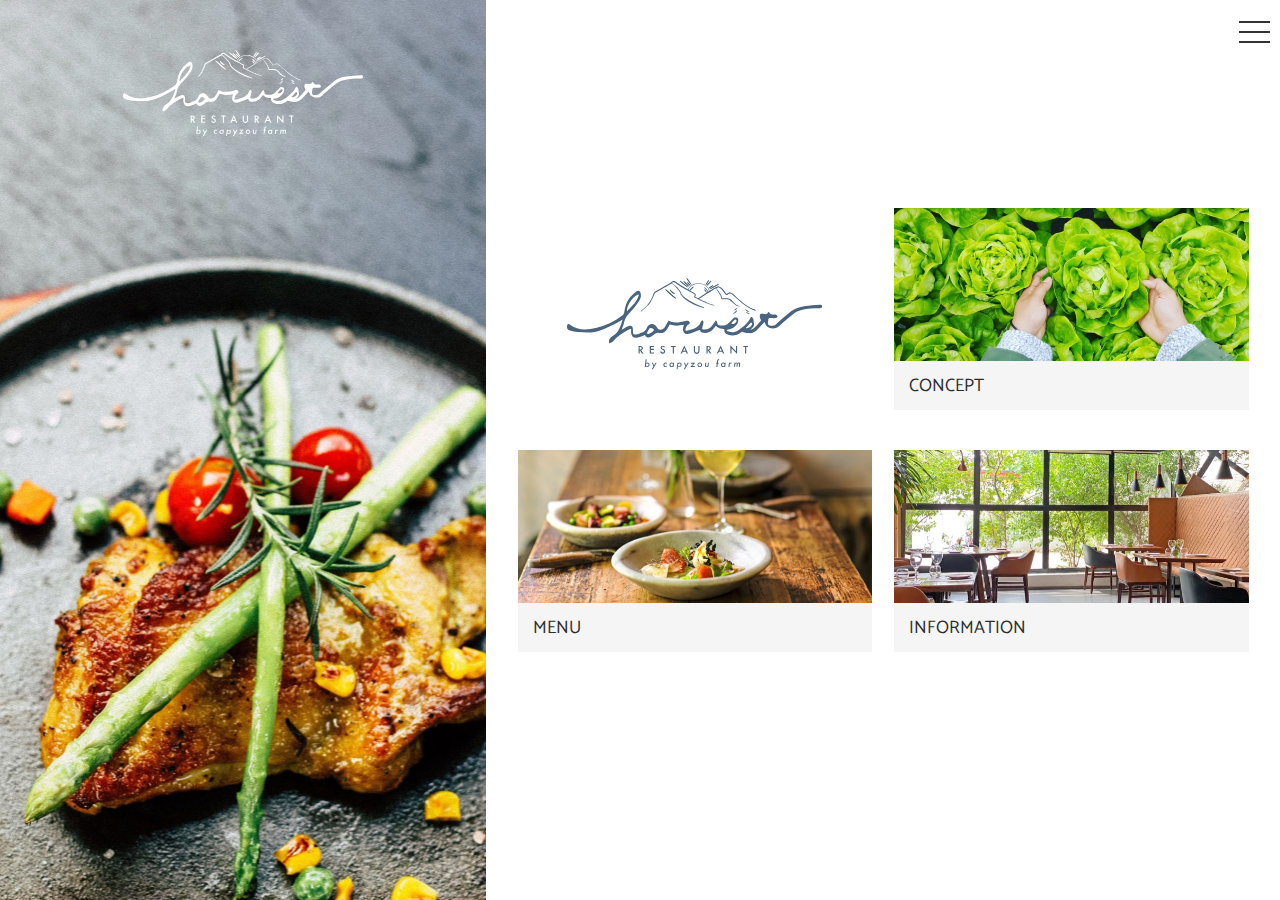
<file: index.html>
<!DOCTYPE html>
<html lang="ja">
  <head>
    <meta charset="UTF-8">
    <meta name="viewport" content="width=device-width,initial-scale=1">
    <link rel="stylesheet" href="css/reset.css">
    <link rel="preconnect" href="https://fonts.gstatic.com">
    <link rel="stylesheet" href="https://fonts.googleapis.com/css2?family=Catamaran:wght@400;700&family=Noto+Sans+JP:wght@400;700&display=swap">
    <link rel="stylesheet" href="css/style.css">
    <link rel="icon" href="images/favicon.svg" type="image/svg+xml">
    <link rel="icon" alternate href="images/favicon.png" type="image/png">
    <meta property="og:type" content="website">
    <meta property="og:url" content="https://example.com/">
    <meta property="og:site_name" content="Harvest Restaurant">
    <meta property="og:title" content="Harvest Restaurant">
    <meta property="og:description" content="山の中にひっそり佇む隠れ家レストラン">
    <meta property="og:image" content="https://example.com/images/ogp.png">
    <meta property="og:image:alt" content="Harvest Restaurant">
    <meta property="og:image:width" content="1200">
    <meta property="og:image:height" content="630">
    <title>Harvest Restaurant</title>
  </head>

  <body class="topPage">
    <header>
      <h1>
        <img src="images/top_logo.svg" alt="Harvest Restaurant">
      </h1>
      <nav class="gMenu">
        <input class="menu-btn" type="checkbox" id="menu-btn">
        <label class="menu-icon" for="menu-btn">
          <span class="navicon"></span>
        </label>
        <ul class="menu">
          <li><a href="index.html">home</a></li>
          <li><a href="concept.html">concept</a></li>
          <li><a href="menu.html">menu</a></li>
          <li><a href="info.html">info</a></li>
        </ul>
      </nav>
    </header>
    <main>
      <ul class="linkList">
        <li>
          <a href="concept.html">
            <img src="images/top_ph01.jpg" alt="">
            <span>CONCEPT</span>
          </a>
        </li>
        <li>
          <a href="menu.html">
            <img src="images/top_ph02.jpg" alt="">
            <span>MENU</span>
          </a>
        </li>
        <li>
          <a href="info.html">
            <img src="images/top_ph03.jpg" alt="">
            <span>INFORMATION</span>
          </a>
        </li>
      </ul>
    </main>
  </body>
</html>
</file>
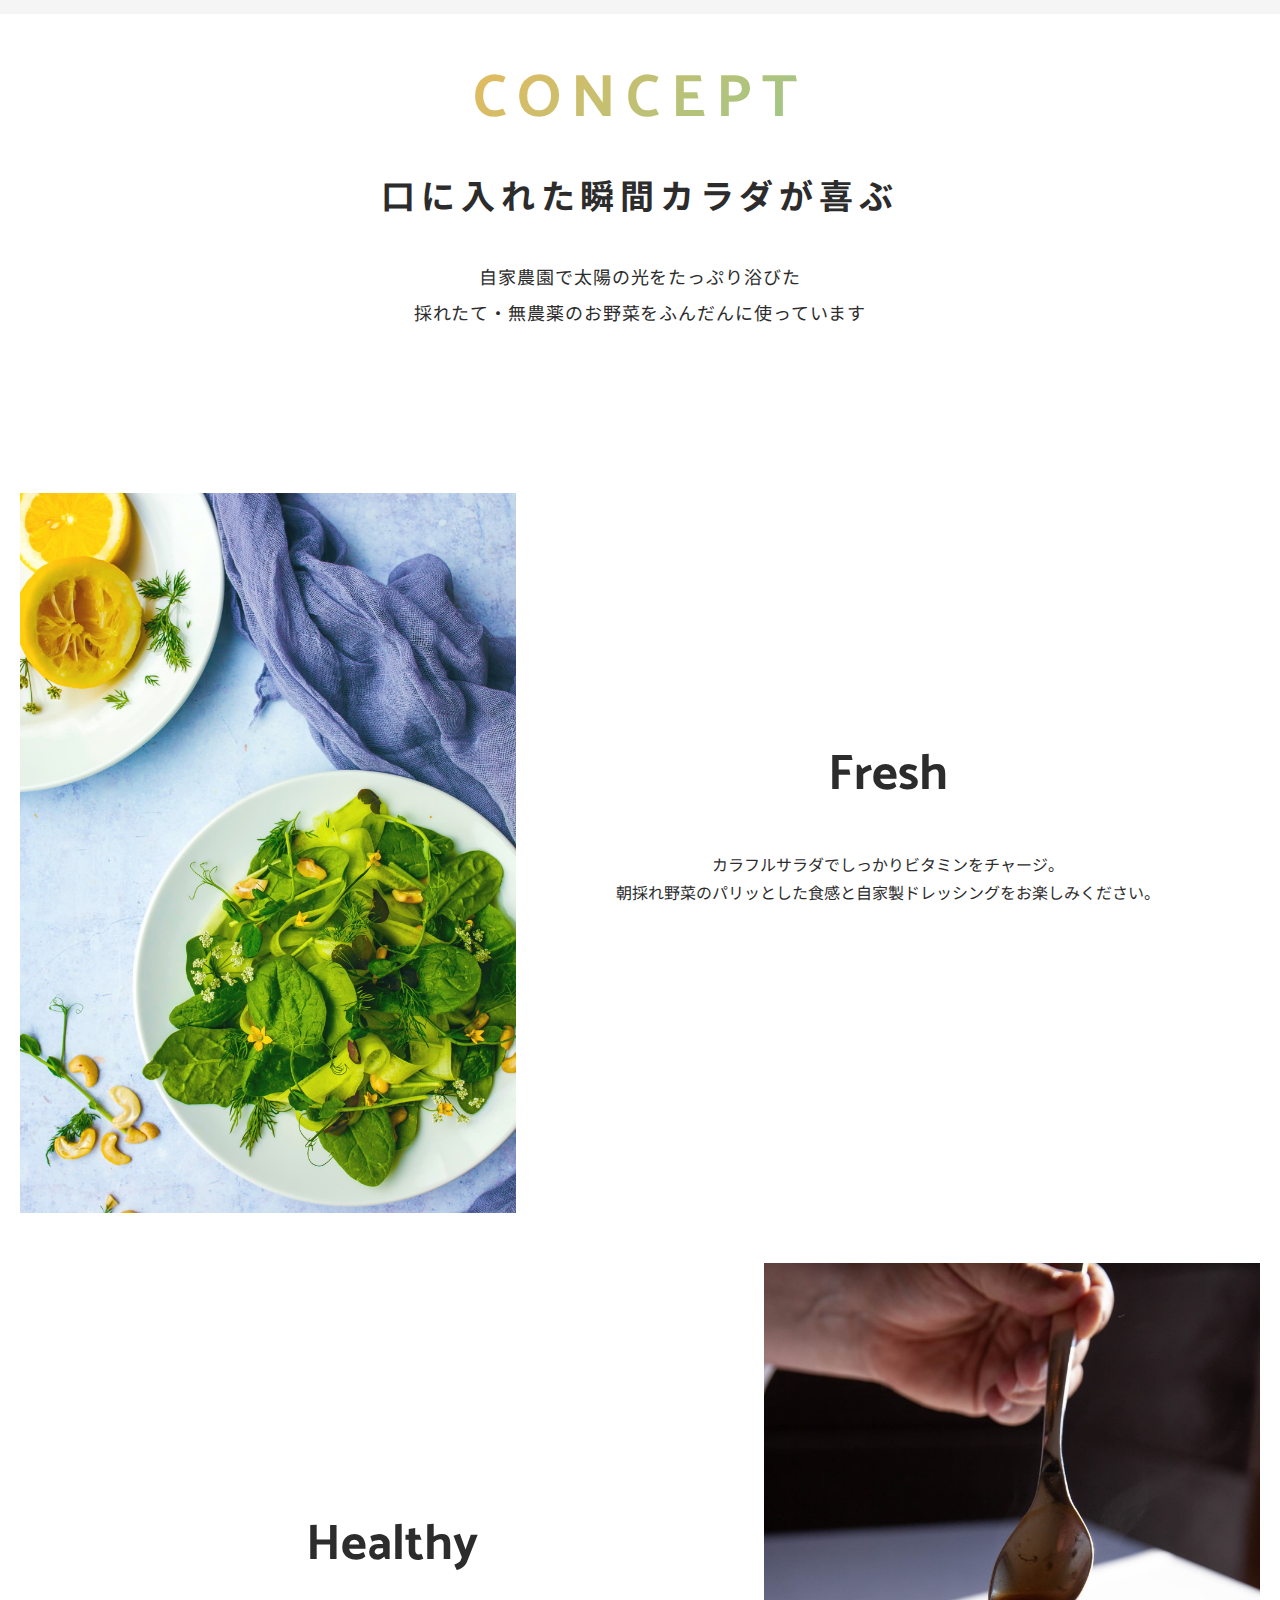
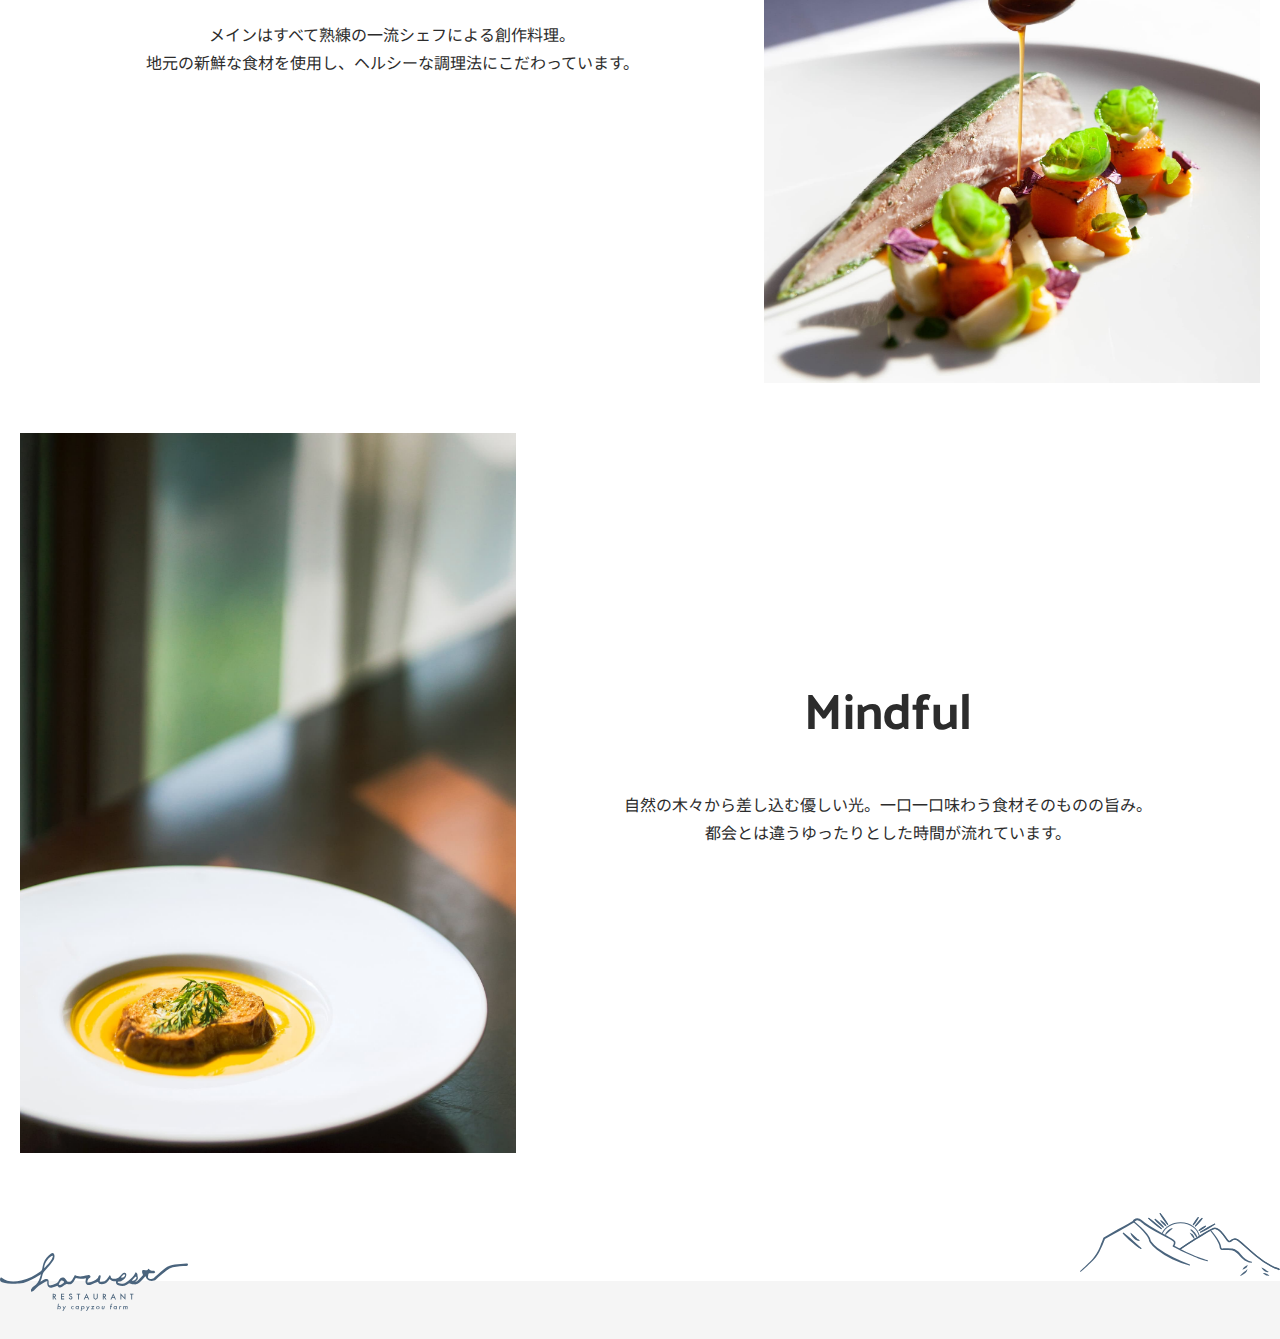
<file: concept.html>
<!DOCTYPE html>
<html lang="ja">
  <head>
    <meta charset="UTF-8">
    <meta name="viewport" content="width=device-width,initial-scale=1">
    <link rel="stylesheet" href="css/reset.css">
    <link rel="preconnect" href="https://fonts.gstatic.com">
    <link rel="stylesheet" href="https://fonts.googleapis.com/css2?family=Catamaran:wght@400;700&family=Noto+Sans+JP:wght@400;700&display=swap">
    <link rel="stylesheet" href="css/style.css">
    <title>CONCEPT | Harvest Restaurant</title>
  </head>
  <body class="subPage">
    <header>
      <h1><span>concept</span></h1>
    </header>
    <main>
      <section>
        <h2>口に入れた瞬間<br class="onlySP">カラダが喜ぶ</h2>
        <p class="lead">
          自家農園で太陽の光をたっぷり浴びた<br>
          採れたて・無農薬のお野菜をふんだんに使っています
        </p>
        <section class="conceptDetailSec">
          <h3>Fresh</h3>
          <p class="photo"><img src="images/concept_ph01.jpg" alt=""></p>
          <p class="text">
            カラフルサラダでしっかりビタミンをチャージ。<br>
            朝採れ野菜のパリッとした食感と自家製ドレッシングをお楽しみください。
          </p>
        </section>
        <section class="conceptDetailSec reverse">
          <h3>Healthy</h3>
          <p class="photo"><img src="images/concept_ph02.jpg" alt=""></p>
          <p class="text">
            メインはすべて熟練の一流シェフによる創作料理。<br>
            地元の新鮮な食材を使用し、ヘルシーな調理法にこだわっています。
          </p>
        </section>
        <section class="conceptDetailSec">
          <h3>Mindful</h3>
          <p class="photo"><img src="images/concept_ph03.jpg" alt=""></p>
          <p class="text">
            自然の木々から差し込む優しい光。一口一口味わう食材そのものの旨み。<br>
            都会とは違うゆったりとした時間が流れています。
          </p>
        </section>
      </section>
    </main>
    <footer>
      <p><img src="images/footer_logo.svg" alt=""></p>
    </footer>
  </body>
</html>
</file>
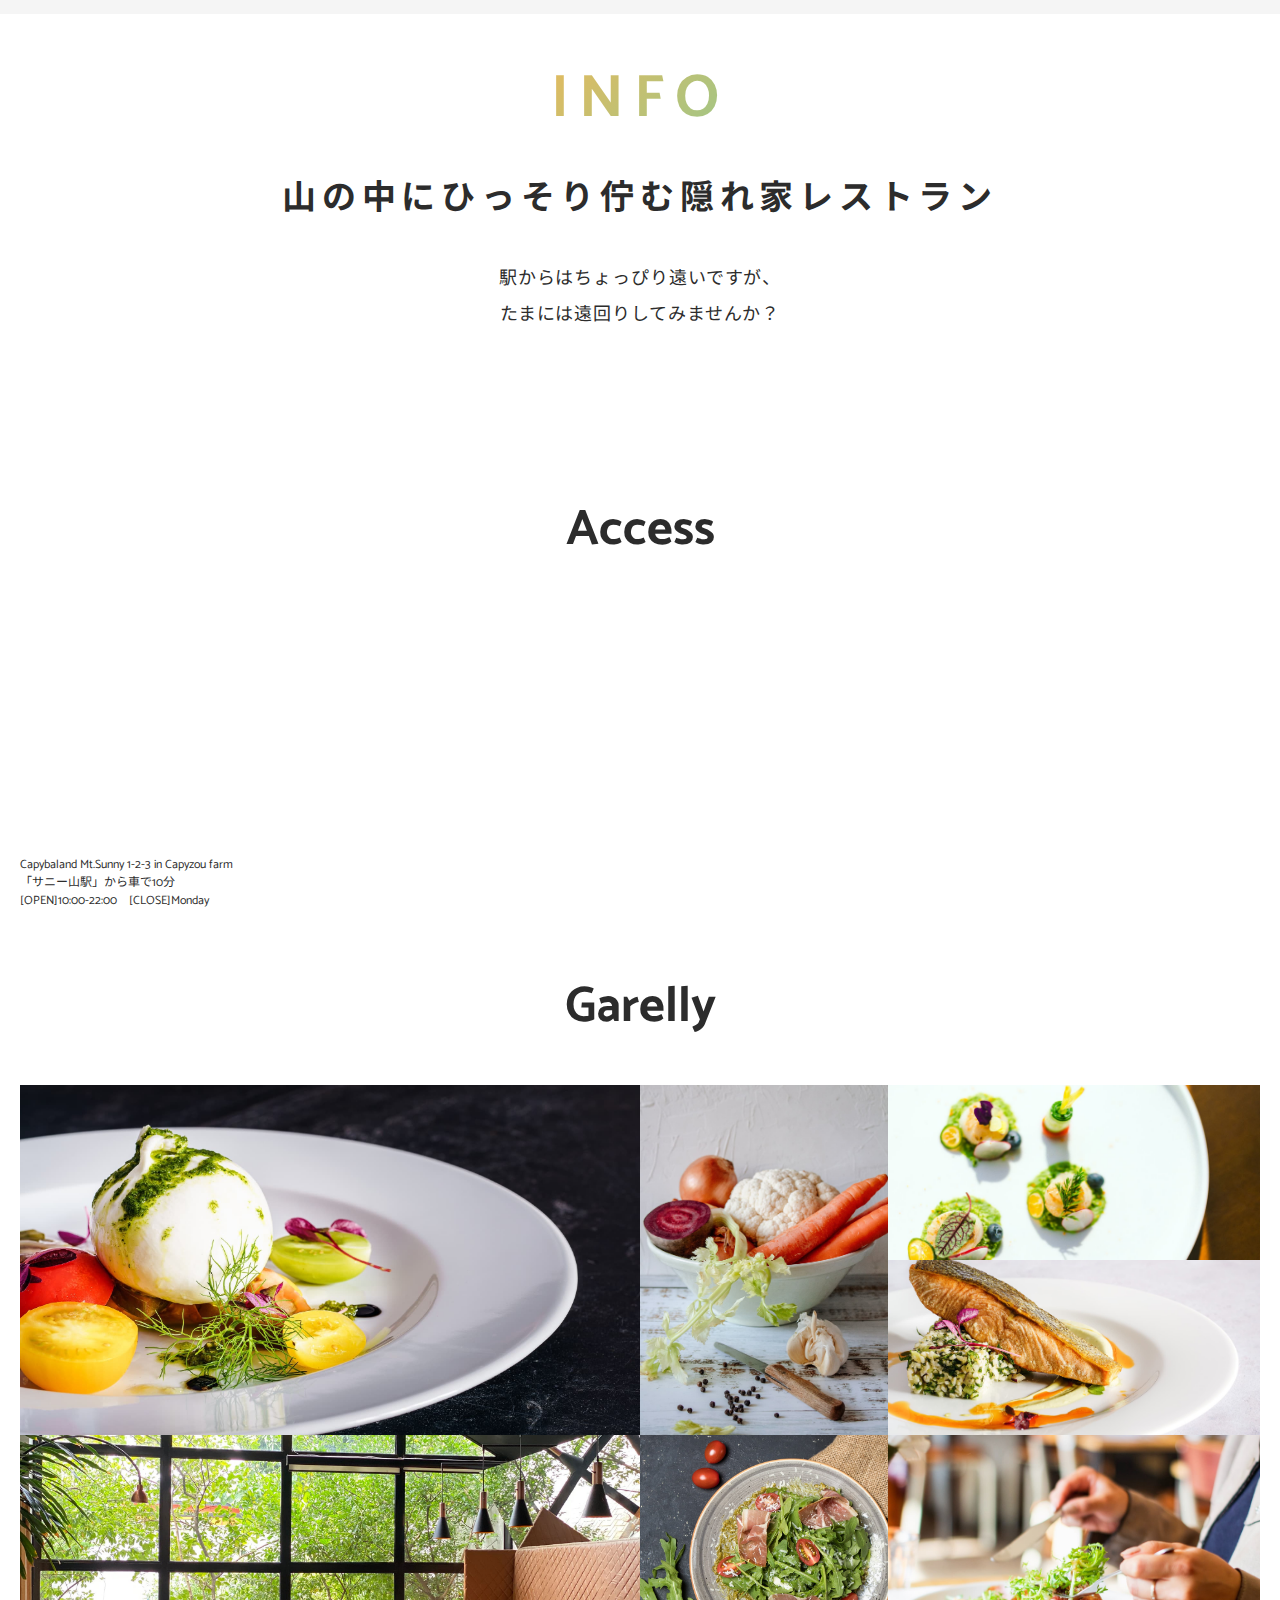
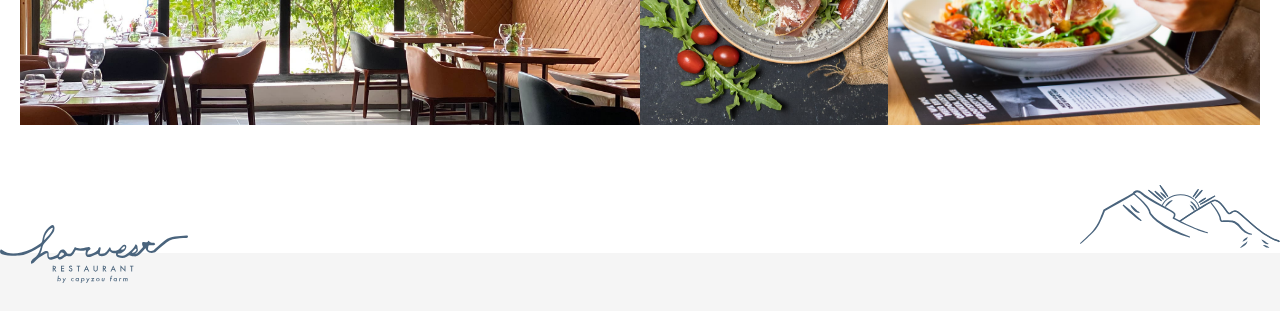
<file: info.html>
<!DOCTYPE html>
<html lang="ja">
  <head>
    <meta charset="UTF-8">
    <meta name="viewport" content="width=device-width,initial-scale=1">
    <link rel="stylesheet" href="css/reset.css">
    <link rel="preconnect" href="https://fonts.gstatic.com">
    <link rel="stylesheet" href="https://fonts.googleapis.com/css2?family=Catamaran:wght@400;700&family=Noto+Sans+JP:wght@400;700&display=swap">
    <link rel="stylesheet" href="css/style.css">
    <title>INFO | Harvest Restaurant</title>
  </head>
  <body class="subPage">
    <header>
      <h1><span>info</span></h1>
    </header>
    <main>
      <section>
        <h2>山の中にひっそり佇む<br class="onlySP">隠れ家レストラン</h2>
        <p class="lead">
          駅からはちょっぴり遠いですが、<br>
          たまには遠回りしてみませんか？
        </p>
        <section>
          <h3>Access</h3>
          <p class="map">
            <iframe src="https://www.google.com/maps/embed?pb=!1m18!1m12!1m3!1d3240.4880045767327!2d139.71676632736305!3d35.68960691683749!2m3!1f0!2f0!3f0!3m2!1i1024!2i768!4f13.1!3m3!1m2!1s0x60188ced8c15a96d%3A0x5c1e99747ec1e94e!2z44ix57-U5rOz56S-!5e0!3m2!1sja!2sjp!4v1678588803414!5m2!1sja!2sjp" width="600" height="450" style="border:0;" allowfullscreen="" loading="lazy" referrerpolicy="no-referrer-when-downgrade"></iframe>
            Capybaland Mt.Sunny 1-2-3 in Capyzou farm<br>
            「サニー山駅」から車で10分<br>
            [OPEN]10:00-22:00　[CLOSE]Monday
          </p>
        </section>
        <section>
          <h3>Garelly</h3>
          <ul class="photoGarelly">
            <li class="item01"><img src="images/info_g01.jpg" alt=""></li>
            <li class="item02"><img src="images/info_g02.jpg" alt=""></li>
            <li class="item03"><img src="images/info_g03.jpg" alt=""></li>
            <li class="item04"><img src="images/info_g04.jpg" alt=""></li>
            <li class="item05"><img src="images/info_g05.jpg" alt=""></li>
            <li class="item06"><img src="images/info_g06.jpg" alt=""></li>
            <li class="item07"><img src="images/info_g07.jpg" alt=""></li>
          </ul>
        </section>
      </section>
    </main>
    <footer>
      <p><img src="images/footer_logo.svg" alt=""></p>
    </footer>
  </body>
</html>
</file>
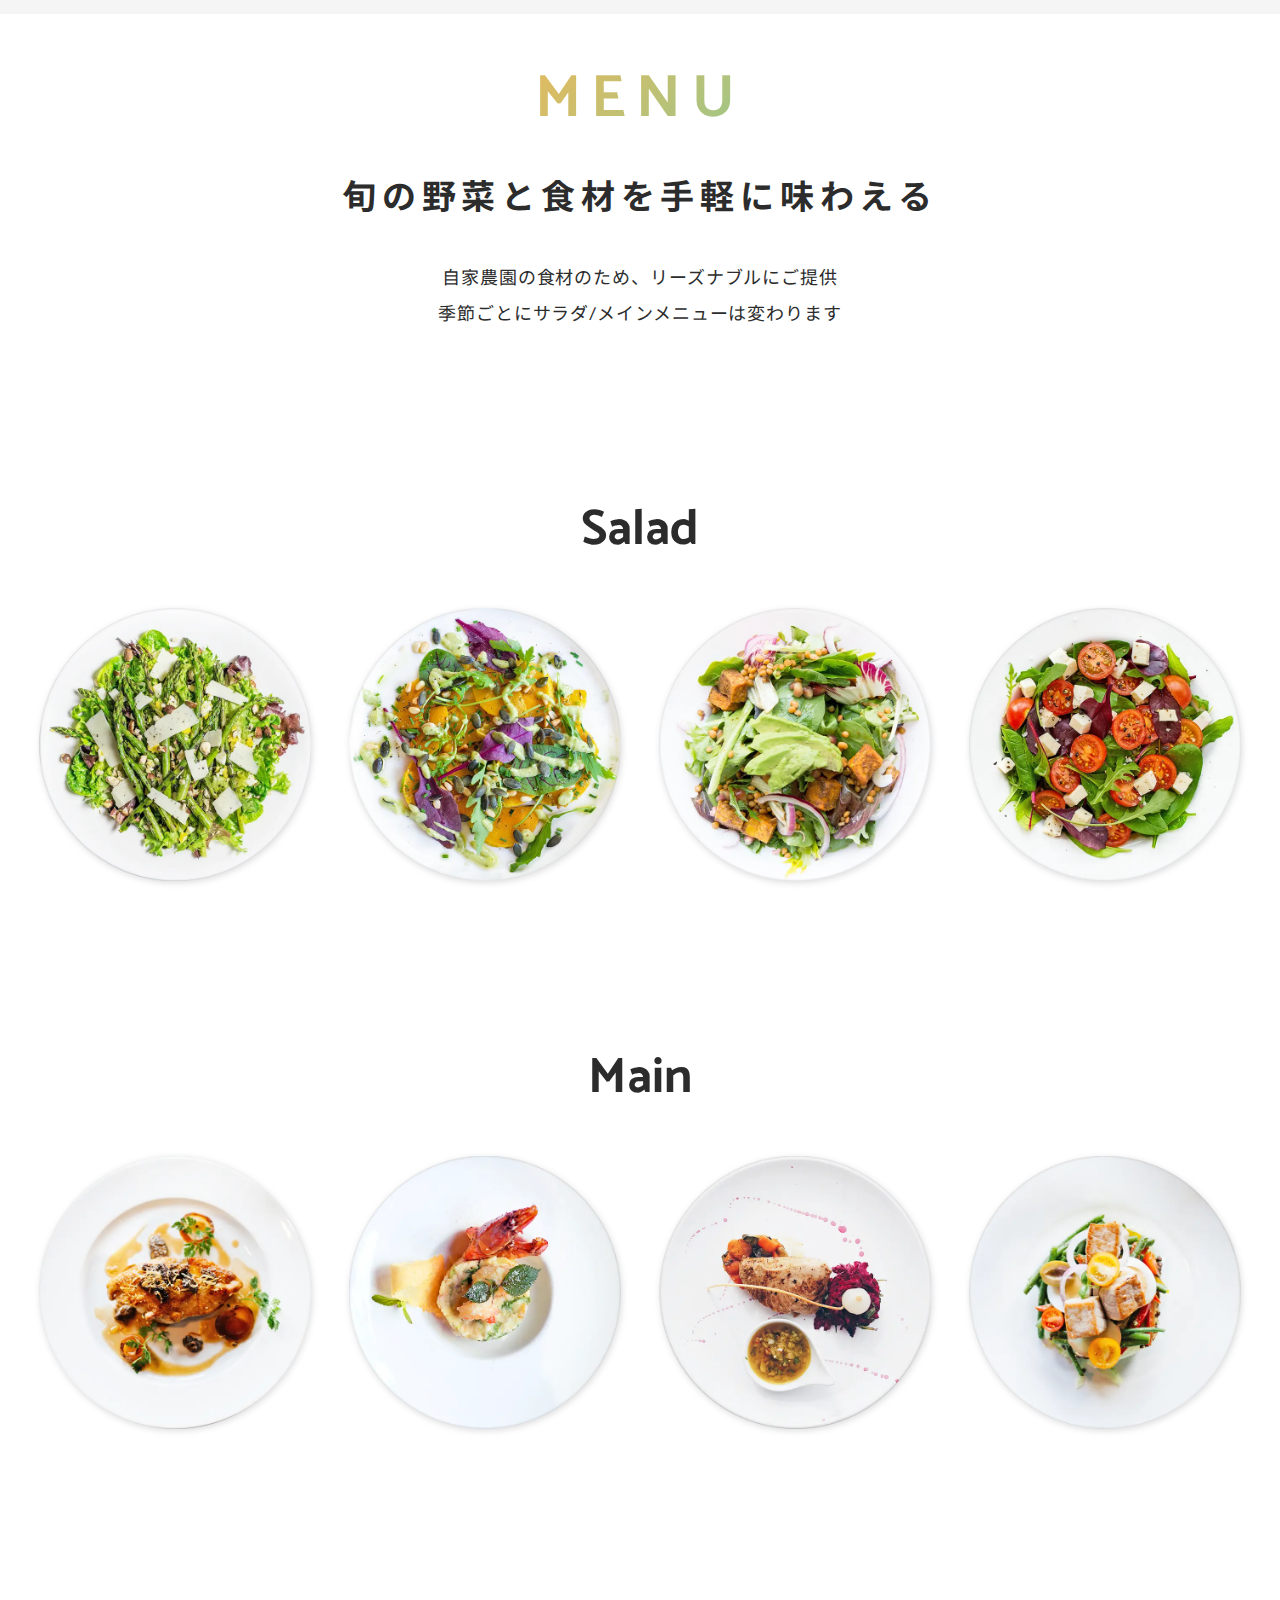
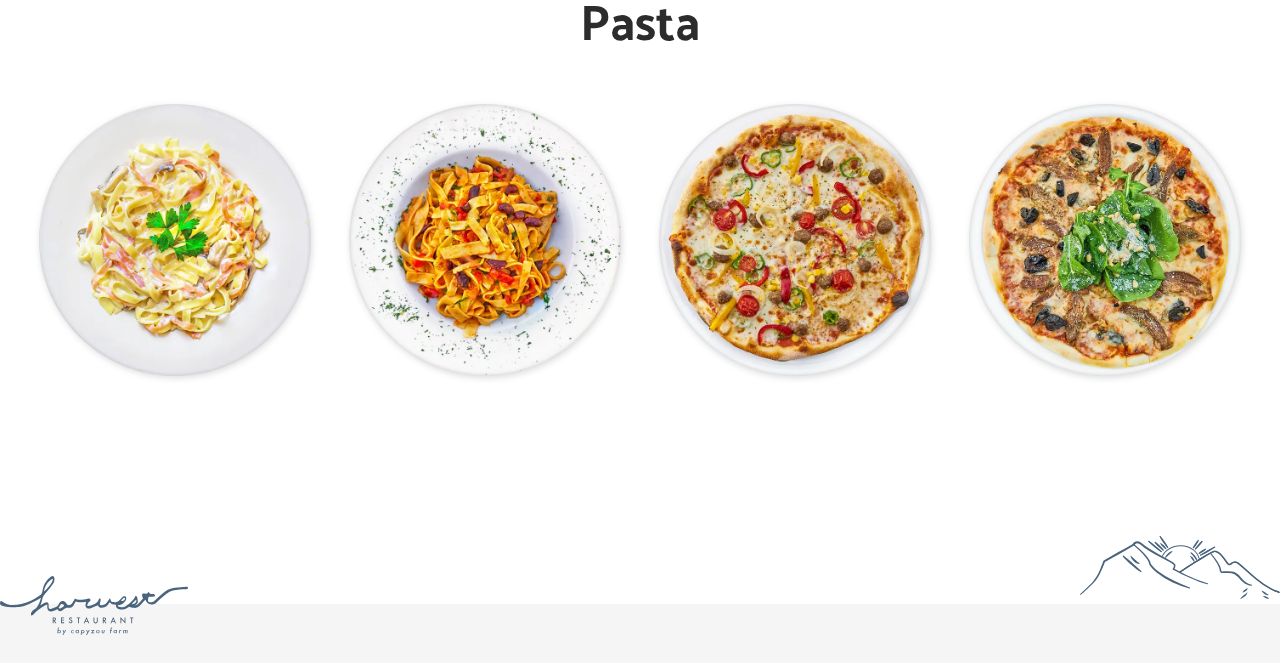
<file: menu.html>
<!DOCTYPE html>
<html lang="ja">
  <head>
    <meta charset="UTF-8">
    <meta name="viewport" content="width=device-width,initial-scale=1">
    <link rel="stylesheet" href="css/reset.css">
    <link rel="preconnect" href="https://fonts.gstatic.com">
    <link rel="stylesheet" href="https://fonts.googleapis.com/css2?family=Catamaran:wght@400;700&family=Noto+Sans+JP:wght@400;700&display=swap">
    <link rel="stylesheet" href="css/style.css">
    <title>MENU | Harvest Restaurant</title>
  </head>
  <body class="subPage">
    <header>
      <h1><span>menu</span></h1>
    </header>
    <main>
      <section>
        <h2>旬の野菜と食材を<br class="onlySP">手軽に味わえる</h2>
        <p class="lead">
          自家農園の食材のため、リーズナブルにご提供<br>
          季節ごとにサラダ/メインメニューは変わります
        </p>
        <section class="menuDetailSec">
          <h3>Salad</h3>
          <ul class="menuList">
            <li><img src="images/menu_s01.webp" alt=""></li>
            <li><img src="images/menu_s02.webp" alt=""></li>
            <li><img src="images/menu_s03.webp" alt=""></li>
            <li><img src="images/menu_s04.webp" alt=""></li>
          </ul>
        </section>
        <section class="menuDetailSec">
          <h3>Main</h3>
          <ul class="menuList">
            <li><img src="images/menu_m01.webp" alt=""></li>
            <li><img src="images/menu_m02.webp" alt=""></li>
            <li><img src="images/menu_m03.webp" alt=""></li>
            <li><img src="images/menu_m04.webp" alt=""></li>
          </ul>
        </section>
        <section class="menuDetailSec">
          <h3>Pasta</h3>
          <ul class="menuList">
            <li><img src="images/menu_p01.webp" alt=""></li>
            <li><img src="images/menu_p02.webp" alt=""></li>
            <li><img src="images/menu_p03.webp" alt=""></li>
            <li><img src="images/menu_p04.webp" alt=""></li>
          </ul>
        </section>
      </section>
    </main>
    <footer>
      <p><img src="images/footer_logo.svg" alt=""></p>
    </footer>
  </body>
</html>
</file>
<file: css/style.css>
@charset "utf-8";

body {
  font-family: 'Catamaran','Noto Sans JP', sans-serif;
  font-size: 16px;
  line-height: 1.5;
  color: #2c2c2c;
}
img {
  max-width: 100%;
}
/* ---------  TOPページ  --------- */
.topPage header {
  height: 90vh;
  background: url(../images/top_bg.jpg) no-repeat center top/cover;
  padding-top: 50px;
  margin-bottom: 64px;
}
.topPage header h1 img {
  width: 240px;
}
.topPage header h1 {
  text-align: center;
}

.linkList {
  padding: 0 20px;
}
.linkList li {
  margin-bottom: 40px;
}
.linkList li a {
  display: block;
  background-color: #f5f5f5;
}
.linkList li a span {
  display: block;
  padding: 12px 15px 10px;
  font-size: 18px;
}
.linkList li a:hover {
  filter: brightness(105%);
}
/* ---------  共通パーツ  --------- */
.subPage header {
  border-top: 14px solid #f5f5f5;
  padding-top: 40px;
  margin-bottom: 30px;
}
.subPage header h1 {
  text-align: center;
  font-size: 42px;
  font-weight: 700;
  letter-spacing: .17em;
  text-transform: uppercase;
}
.subPage header h1 span {
  background-image: linear-gradient(135deg, #e6ba5d 0%, #9ac78a 100%);
  -webkit-background-clip: text;
  -moz-background-clip: text;
  background-clip: text;
  color: transparent;
}
.subPage h2 {
  font-size: 20px;
  font-weight: 700;
  text-align: center;
  letter-spacing: .17em;
  margin-bottom: 10px;
}
.subPage .lead {
  text-align: center;
  margin-bottom: 30px;
  font-size: 11px;
  letter-spacing: .05em;
  line-height: 2;
}
.subPage h3 {
  font-size: 30px;
  font-weight: 700;
  text-align: center;
  margin-bottom: 30px;
}
.subPage main {
  padding: 0 20px;
}
footer {
  background: url(../images/footer_mt.svg) no-repeat right top/200px;
  margin-top: 60px;
  padding-top: 68px;
}
footer p {
  background-color: #f5f5f5;
}
footer p img {
  width: 188px;
  transform: translateY(-28px);
}
/* ---------  CONCEPTページ  --------- */
.conceptDetailSec p img {
  height: 180px;
  width: 100%;
  object-fit: cover;
  object-position: center 90%;
}
.conceptDetailSec .text {
  font-size: 12px;
  line-height: 1.78;
}
.conceptDetailSec .photo {
  margin-bottom: 14px;
}
.conceptDetailSec {
  margin-bottom: 50px;
}
/* ---------  MENUページ  --------- */
.menuList {
  display: flex;
  flex-wrap: wrap;
  justify-content: space-around;
}
.menuList li {
  flex-basis: 42%;
  margin-bottom: 28px;
}
.menuList li img {
  filter: drop-shadow(1px 2px 3px #dddddd);
}
.menuDetailSec {
  margin-bottom: 50px;
}
/* ---------  INFOページ  --------- */
.map iframe {
  width: 100%;
  height: 240px;
  margin-bottom: 8px;
}
.map {
  font-size: 12px;
  margin-bottom: 60px;
}
.photoGarelly {
  display: grid;
  grid-template-rows: 40vw 30vw 30vw 40vw 40vw;
  grid-template-columns: 50% 50%;
}
.item01 {
  grid-row-start: 1;
  grid-row-end: 2;
  grid-column-start: 1;
  grid-column-end: 3;
}
.item02 {
  grid-row: 2 / 4;
  grid-column: 1 / 2;
}
.item03 {
  grid-row: 2 / 3;
  grid-column: 2 / 3;
}
.item04 {
  grid-row: 3 / 4;
  grid-column: 2 / 3;
}
.item05 {
  grid-row: 4 / 5;
  grid-column: 1 / 3;
}
.item06 {
  grid-row: 5 / 6;
  grid-column: 1 / 2;
}
.item07 {
  grid-row: 5 / 6;
  grid-column: 2 / 3;
}
.photoGarelly li img {
  width: 100%;
  height: 100%;
  object-fit: cover;
}

/* ---------------  PCページ  --------------- */
@media screen and (min-width: 920px) {
  /* ---------  TOPページ  --------- */
  .topPage {
    display: flex;
  }
  .topPage header {
    flex-basis: 38%;
  }
  .topPage main {
    flex-basis: 62%;
  }
  .linkList {
    display: flex;
    flex-wrap: wrap;
    max-width: 800px;
    margin: 0 auto;
    justify-content: space-around;
  }
  .linkList li {
    flex-basis: 47%;
  }
  .linkList::before {
    content: "";
    width: 47%;
    background: url(../images/top_pclogo.svg) no-repeat center center/72%;
  }
  .topPage main {
    display: flex;
    align-items: center;
  }
  .topPage header {
    height: 100vh;
    margin-bottom: 0;
  }
  /* ---------  CONCEPTページ  --------- */
  .subPage main {
    max-width: 1280px;
    margin: 0 auto;
  }
  .subPage header h1 {
    font-size: 60px;
  }
  .onlySP {
    display: none;
  }
  .subPage h2 {
    font-size: 34px;
    margin-bottom: 36px;
  }
  .subPage .lead {
    font-size: 18px;
    margin-bottom: 160px;
  }
  .subPage h3 {
    font-size: 50px;
    margin-bottom: 40px;
  }
  .conceptDetailSec {
    display: grid;
    grid-template-rows: 360px 360px;
    grid-template-columns: 40% 60%;
  }
  .conceptDetailSec h3 {
    grid-row: 1 / 2;
    grid-column: 2 / 3;
  }
  .conceptDetailSec .photo {
    grid-row: 1 / 3;
    grid-column: 1 / 2;
  }
  .conceptDetailSec .text {
    grid-row: 2 / 3;
    grid-column: 2 / 3;
  }
  .conceptDetailSec .photo img {
    height: 720px;
  }
  .conceptDetailSec h3 {
    align-self: end;
  }
  .conceptDetailSec .text {
    text-align: center;
    font-size: 16px;
  }
  .reverse {
    grid-template-columns: 60% 40%;
  }
  .reverse h3 {
    grid-row: 1 / 2;
    grid-column: 1 / 2;
  }
  .reverse .photo {
    grid-row: 1 / 3;
    grid-column: 2 / 3;
  }
  .reverse .text {
    grid-row: 2 / 3;
    grid-column: 1 / 2;
  }
  /* ---------  MENUページ  --------- */
  .menuList li {
    flex-basis: 22%;
    margin-bottom: 0;
  }
  .menuDetailSec {
    margin-bottom: 160px;
  }
  /* ---------  INFOページ  --------- */
  .photoGarelly {
    grid-template-rows: 175px 175px 290px;
    grid-template-columns: 50% 20% 30%;
  }
  .item01 {
    grid-row: 1 / 3;
    grid-column: 1 / 2;
  }
  .item02 {
    grid-row: 1 / 3;
    grid-column: 2 / 3;
  }
  .item03 {
    grid-row: 1 / 2;
    grid-column: 3 / 4;
  }
  .item04 {
    grid-row: 2 / 3;
    grid-column: 3 / 4;
  }
  .item05 {
    grid-row: 3 / 4;
    grid-column: 1 / 2;
  }
  .item06 {
    grid-row: 3 / 4;
    grid-column: 2 / 3;
  }
  .item07 {
    grid-row: 3 / 4;
    grid-column: 3 / 4;
  }
}
/* メニューを画面上部に固定表示しています */
.gMenu {
  position: fixed;
  right: 0;
  top: 0;
  width: 100%;
  z-index: 99;
}
/* メニューアイコンを画面右上に固定しています */
.gMenu .menu-icon {
  cursor: pointer;
  position: absolute;
  right: 10px;
  top: 12px;
  padding-top: 5px;
  height: 12px;
}
/* メニューアイコン（三本線）の真ん中の線です */
.gMenu .menu-icon .navicon {
  background: #ffc107; /* 色は自由に変更可能です */
  display: block;
  height: 2px; /* 太さ */
  width: 31px; /* 長さ */
  position: relative;
  transition: background .4s ease-out; /* 形が変わる時のアニメーション */
}
/* メニューアイコン（三本線）の上と下の線を疑似要素で追加 */
.gMenu .menu-icon .navicon::before,
.gMenu .menu-icon .navicon::after {
  background: #ffc107; /* 色は自由に変更可能です */
  content: '';
  display: block;
  height: 100%;
  position: absolute;
  transition: all .4s ease-out; /* 形が変わる時のアニメーション */
  width: 100%;
}
.gMenu .menu-icon .navicon::before {top: 10px;} /* 位置を上にずらしています */
.gMenu .menu-icon .navicon::after {top: -10px;} /* 位置を下にずらしています */
/* 表示されるメニューです */
.gMenu .menu {
  background-color: rgba(255,255,255,0.9);
  overflow: hidden;
  max-height: 0; /* ★最初は高さを0にして非表示状態に */
  transition: max-height .6s; /* 表示されるときのアニメーション */
  text-align: center;
}
/* メニュー部分のデザインです */
.gMenu .menu li:first-of-type {
  padding-top: 50px;
}
.gMenu .menu li a {
  display: block;
  padding: 24px 20px;
  text-decoration: none;
  text-transform: uppercase;
}
.gMenu .menu li a:hover {
  background-color: #f4f4f4;
}
/* チェックボックスは常に非表示です */
.gMenu .menu-btn {
  display: none;
}
/* ▼▼▼以下はチェックボックスがONの時の状態です▼▼▼ */
.gMenu .menu-btn:checked ~ .menu {
  max-height: 338px; /* ★チェックボックスがオンの時高さを338pxにして表示させます */
  transition: max-height .6s;
}
/* メニューボタンの中央の線を非表示に */
.gMenu .menu-btn:checked ~ .menu-icon .navicon {background: transparent;}

/* メニューボタンの上下の線を45度傾けて✕印を作ります */
.gMenu .menu-btn:checked ~ .menu-icon .navicon::before {transform: rotate(-45deg);top: 0;}
.gMenu .menu-btn:checked ~ .menu-icon .navicon::after {transform: rotate(45deg);top: 0;}
/* サイトに合わせてオリジナルカスタマイズ */
.gMenu .menu-icon {
  top: 26px;
}
.gMenu .menu-icon .navicon,
.gMenu .menu-icon .navicon::before,
.gMenu .menu-icon .navicon::after {
  background: #333333;
}
</file>
